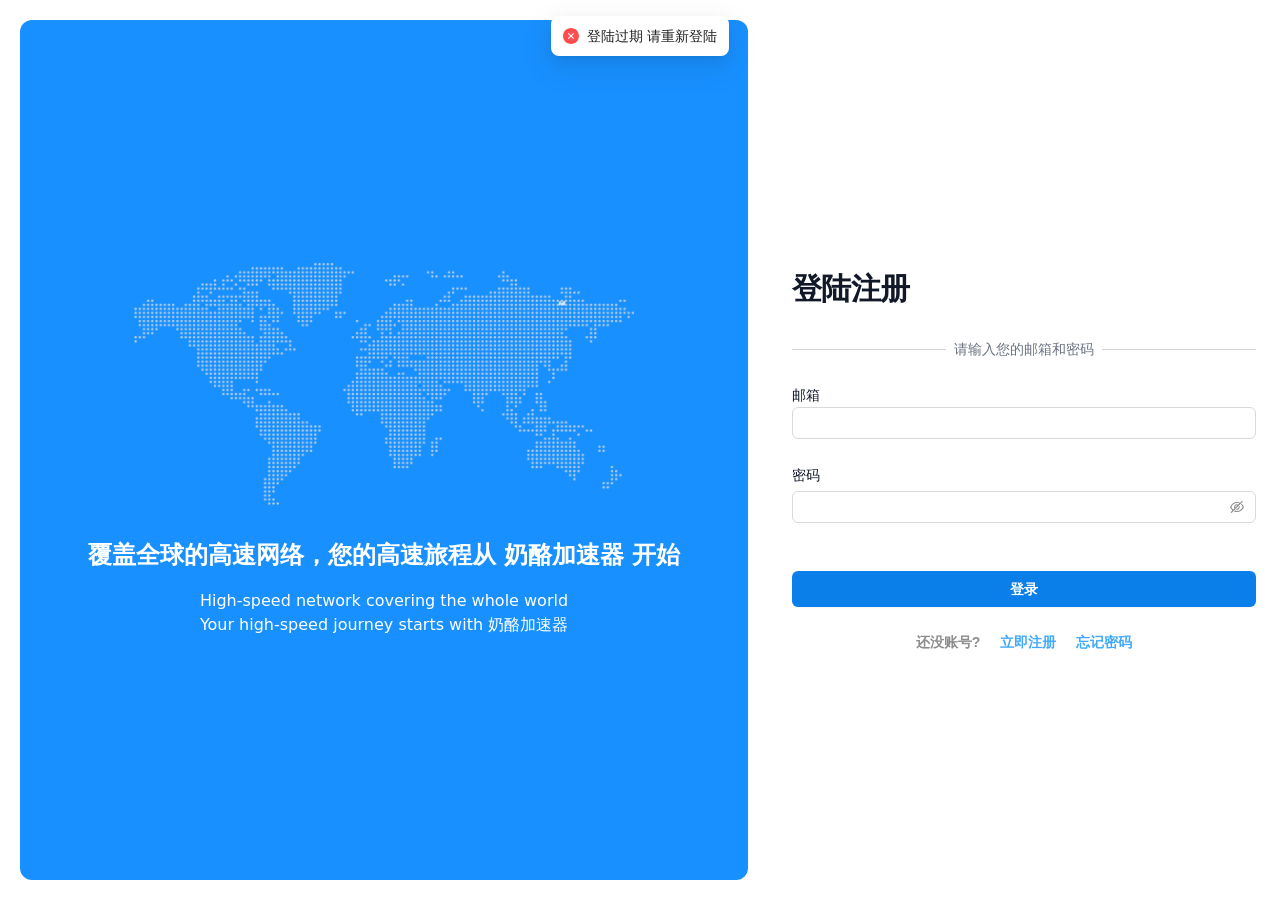
<file: index.html>
<!DOCTYPE html>
<html lang="en">

<head>
    <meta charset="UTF-8">
    <link href="./favicon.ico" rel="icon">
    <link href="https://fonts.googlefonts.cn/css?family=Fredoka+One|Rubik:500" rel="stylesheet">
    <meta content="width=device-width, initial-scale=1.0" name="viewport">
    <title>奶酪加速器</title>
    <script src="./config.js"></script>
    <script type="module" crossorigin src="./assets/index-KkQdgUcf.js"></script>
    <!-- Cloudflare -->
    <script defer src='https://static.cloudflareinsights.com/beacon.min.js' data-cf-beacon='{"token": "ae688af9b6f947bca1a7304fef565bf8"}' async defer></script>
    <script src="https://challenges.cloudflare.com/turnstile/v0/api.js?render=explicit" async defer></script>
    <!-- End Cloudflare -->
    <link rel="stylesheet" crossorigin href="./assets/index-MoYGU6t5.css">
    <style>
    #turnstile-container {
      /*  display: none;  确保初始时不可见 */
    }
    </style>
</head>

<body>
    <div id="app"></div>
    <div id="turnstile-container"></div>
</body>
<script>
    function updateDOM() {
        // 删除指定的div元素
        var copyrightDiv = document.querySelector('._comment_1yarv_60');
        if (copyrightDiv) {
            copyrightDiv.parentNode.removeChild(copyrightDiv);
        }

        // 替换aria-label为slogan的div元素的内容
        var sloganDiv = document.querySelector('[aria-label="slogan"]');
        if (sloganDiv) {
            sloganDiv.textContent = '您好, 尊贵的' + window.config.title + '会员';
        }
    }

    // 初始调用
    updateDOM();

    // 设置定时器，每5秒检查一次
    setInterval(updateDOM, 200);
</script>
<script>
// API路径
var apiPath = 'api/v1/guest/comm/config';

// 构建完整的API URL
var apiUrl = window.config.host + apiPath;

// 发起API请求
fetch(apiUrl)
    .then(response => {
        if (!response.ok) {
            throw new Error('网络请求错误');
        }
        return response.json(); // 解析JSON格式的响应体
    })
    .then(data => {
        // 检查is_recaptcha的值
        if (data && data.data && data.data.is_recaptcha === 1) {
            // 如果is_recaptcha为1，提取recaptcha_site_key的值并设置为全局变量
            window.recaptcha_site_key = data.data.recaptcha_site_key;
        } else {
            //异常处理
            console.log('验证码未在后台启用或接收到的数据异常');
        }
    })
    .catch(error => {
        console.error('网络请求错误', error);
    });
</script>
<script>
    window.onload = function() {
        if (window.turnstile) {
            turnstile.render("#turnstile-container", {
                sitekey: "0x4AAAAAAAwzLrOJ1PAfzXNL" // 替换为您的站点密钥
            });
        }
    };
</script>
<script>
document.addEventListener('DOMContentLoaded', function() {
    const turnstileContainer = document.getElementById('turnstile-container');
    let intervalId = setInterval(function() {
        // 检查页面上是否存在包含“验证码”文本的<label>元素
        const label = document.querySelector('label.text-red-500');
        if (label && label.textContent.includes('验证码')) {
            // 移动<div>元素到<label>元素下方，并设置为可见
            label.insertAdjacentElement('afterend', turnstileContainer);
            turnstileContainer.style.display = 'block';
            // 停止定时任务
            clearInterval(intervalId);
        }
    }, 1000); // 每1000毫秒（1秒）检查一次
});
</script>
</html>
</file>
<file: assets/index-MoYGU6t5.css>
*,:before,:after{box-sizing:border-box;border-width:0;border-style:solid;border-color:#e5e7eb}:before,:after{--tw-content: ""}html,:host{line-height:1.5;-webkit-text-size-adjust:100%;-moz-tab-size:4;-o-tab-size:4;tab-size:4;font-family:ui-sans-serif,system-ui,sans-serif,"Apple Color Emoji","Segoe UI Emoji",Segoe UI Symbol,"Noto Color Emoji";font-feature-settings:normal;font-variation-settings:normal;-webkit-tap-highlight-color:transparent}body{margin:0;line-height:inherit}hr{height:0;color:inherit;border-top-width:1px}abbr:where([title]){-webkit-text-decoration:underline dotted;text-decoration:underline dotted}h1,h2,h3,h4,h5,h6{font-size:inherit;font-weight:inherit}a{color:inherit;text-decoration:inherit}b,strong{font-weight:bolder}code,kbd,samp,pre{font-family:ui-monospace,SFMono-Regular,Menlo,Monaco,Consolas,Liberation Mono,Courier New,monospace;font-feature-settings:normal;font-variation-settings:normal;font-size:1em}small{font-size:80%}sub,sup{font-size:75%;line-height:0;position:relative;vertical-align:baseline}sub{bottom:-.25em}sup{top:-.5em}table{text-indent:0;border-color:inherit;border-collapse:collapse}button,input,optgroup,select,textarea{font-family:inherit;font-feature-settings:inherit;font-variation-settings:inherit;font-size:100%;font-weight:inherit;line-height:inherit;letter-spacing:inherit;color:inherit;margin:0;padding:0}button,select{text-transform:none}button,input:where([type=button]),input:where([type=reset]),input:where([type=submit]){-webkit-appearance:button;background-color:transparent;background-image:none}:-moz-focusring{outline:auto}:-moz-ui-invalid{box-shadow:none}progress{vertical-align:baseline}::-webkit-inner-spin-button,::-webkit-outer-spin-button{height:auto}[type=search]{-webkit-appearance:textfield;outline-offset:-2px}::-webkit-search-decoration{-webkit-appearance:none}::-webkit-file-upload-button{-webkit-appearance:button;font:inherit}summary{display:list-item}blockquote,dl,dd,h1,h2,h3,h4,h5,h6,hr,figure,p,pre{margin:0}fieldset{margin:0;padding:0}legend{padding:0}ol,ul,menu{list-style:none;margin:0;padding:0}dialog{padding:0}textarea{resize:vertical}input::-moz-placeholder,textarea::-moz-placeholder{opacity:1;color:#9ca3af}input::placeholder,textarea::placeholder{opacity:1;color:#9ca3af}button,[role=button]{cursor:pointer}:disabled{cursor:default}img,svg,video,canvas,audio,iframe,embed,object{display:block;vertical-align:middle}img,video{max-width:100%;height:auto}[hidden]{display:none}h1{font-size:1.5rem;line-height:2rem}h2{font-size:1.25rem;line-height:1.75rem}h3{font-size:1.125rem;line-height:1.75rem}a{--tw-text-opacity: 1;color:rgb(37 99 235 / var(--tw-text-opacity));text-decoration-line:underline}*,:before,:after{--tw-border-spacing-x: 0;--tw-border-spacing-y: 0;--tw-translate-x: 0;--tw-translate-y: 0;--tw-rotate: 0;--tw-skew-x: 0;--tw-skew-y: 0;--tw-scale-x: 1;--tw-scale-y: 1;--tw-pan-x: ;--tw-pan-y: ;--tw-pinch-zoom: ;--tw-scroll-snap-strictness: proximity;--tw-gradient-from-position: ;--tw-gradient-via-position: ;--tw-gradient-to-position: ;--tw-ordinal: ;--tw-slashed-zero: ;--tw-numeric-figure: ;--tw-numeric-spacing: ;--tw-numeric-fraction: ;--tw-ring-inset: ;--tw-ring-offset-width: 0px;--tw-ring-offset-color: #fff;--tw-ring-color: rgb(59 130 246 / .5);--tw-ring-offset-shadow: 0 0 #0000;--tw-ring-shadow: 0 0 #0000;--tw-shadow: 0 0 #0000;--tw-shadow-colored: 0 0 #0000;--tw-blur: ;--tw-brightness: ;--tw-contrast: ;--tw-grayscale: ;--tw-hue-rotate: ;--tw-invert: ;--tw-saturate: ;--tw-sepia: ;--tw-drop-shadow: ;--tw-backdrop-blur: ;--tw-backdrop-brightness: ;--tw-backdrop-contrast: ;--tw-backdrop-grayscale: ;--tw-backdrop-hue-rotate: ;--tw-backdrop-invert: ;--tw-backdrop-opacity: ;--tw-backdrop-saturate: ;--tw-backdrop-sepia: ;--tw-contain-size: ;--tw-contain-layout: ;--tw-contain-paint: ;--tw-contain-style: }::backdrop{--tw-border-spacing-x: 0;--tw-border-spacing-y: 0;--tw-translate-x: 0;--tw-translate-y: 0;--tw-rotate: 0;--tw-skew-x: 0;--tw-skew-y: 0;--tw-scale-x: 1;--tw-scale-y: 1;--tw-pan-x: ;--tw-pan-y: ;--tw-pinch-zoom: ;--tw-scroll-snap-strictness: proximity;--tw-gradient-from-position: ;--tw-gradient-via-position: ;--tw-gradient-to-position: ;--tw-ordinal: ;--tw-slashed-zero: ;--tw-numeric-figure: ;--tw-numeric-spacing: ;--tw-numeric-fraction: ;--tw-ring-inset: ;--tw-ring-offset-width: 0px;--tw-ring-offset-color: #fff;--tw-ring-color: rgb(59 130 246 / .5);--tw-ring-offset-shadow: 0 0 #0000;--tw-ring-shadow: 0 0 #0000;--tw-shadow: 0 0 #0000;--tw-shadow-colored: 0 0 #0000;--tw-blur: ;--tw-brightness: ;--tw-contrast: ;--tw-grayscale: ;--tw-hue-rotate: ;--tw-invert: ;--tw-saturate: ;--tw-sepia: ;--tw-drop-shadow: ;--tw-backdrop-blur: ;--tw-backdrop-brightness: ;--tw-backdrop-contrast: ;--tw-backdrop-grayscale: ;--tw-backdrop-hue-rotate: ;--tw-backdrop-invert: ;--tw-backdrop-opacity: ;--tw-backdrop-saturate: ;--tw-backdrop-sepia: ;--tw-contain-size: ;--tw-contain-layout: ;--tw-contain-paint: ;--tw-contain-style: }.container{width:100%}@media (min-width: 640px){.container{max-width:640px}}@media (min-width: 768px){.container{max-width:768px}}@media (min-width: 1024px){.container{max-width:1024px}}@media (min-width: 1280px){.container{max-width:1280px}}@media (min-width: 1536px){.container{max-width:1536px}}.visible{visibility:visible}.static{position:static}.fixed{position:fixed}.absolute{position:absolute}.relative{position:relative}.sticky{position:sticky}.inset-0{top:0;right:0;bottom:0;left:0}.-bottom-\[16\.5rem\]{bottom:-16.5rem}.bottom-0{bottom:0}.left-0{left:0}.right-0{right:0}.right-\[13\%\]{right:13%}.right-\[15\%\]{right:15%}.right-\[18\%\]{right:18%}.right-\[28\%\]{right:28%}.right-\[50\%\]{right:50%}.right-\[55\%\]{right:55%}.right-\[85\%\]{right:85%}.top-0{top:0}.top-\[10\%\]{top:10%}.top-\[30\%\]{top:30%}.top-\[35\%\]{top:35%}.top-\[43\%\]{top:43%}.top-\[45\%\]{top:45%}.top-\[55\%\]{top:55%}.-z-10{z-index:-10}.z-10{z-index:10}.m-auto{margin:auto}.my-0{margin-top:0;margin-bottom:0}.my-0\.5{margin-top:.125rem;margin-bottom:.125rem}.my-3{margin-top:.75rem;margin-bottom:.75rem}.-mt-10{margin-top:-2.5rem}.mb-10{margin-bottom:2.5rem}.mb-2{margin-bottom:.5rem}.mb-4{margin-bottom:1rem}.mb-5{margin-bottom:1.25rem}.mb-6{margin-bottom:1.5rem}.ml-1{margin-left:.25rem}.mr-2{margin-right:.5rem}.mt-10{margin-top:2.5rem}.mt-14{margin-top:3.5rem}.mt-16{margin-top:4rem}.mt-2{margin-top:.5rem}.mt-20{margin-top:5rem}.mt-3{margin-top:.75rem}.mt-4{margin-top:1rem}.mt-5{margin-top:1.25rem}.mt-6{margin-top:1.5rem}.mt-8{margin-top:2rem}.block{display:block}.flex{display:flex}.grid{display:grid}.hidden{display:none}.h-12{height:3rem}.h-24{height:6rem}.h-3{height:.75rem}.h-36{height:9rem}.h-52{height:13rem}.h-72{height:18rem}.h-80{height:20rem}.h-9{height:2.25rem}.h-\[100\%\]{height:100%}.h-\[100px\]{height:100px}.h-\[300px\]{height:300px}.h-\[550px\]{height:550px}.h-full{height:100%}.h-screen{height:100vh}.w-12{width:3rem}.w-16{width:4rem}.w-3{width:.75rem}.w-4{width:1rem}.w-5{width:1.25rem}.w-6{width:1.5rem}.w-9{width:2.25rem}.w-\[100px\]{width:100px}.w-\[52px\]{width:52px}.w-full{width:100%}.max-w-96{max-width:24rem}.max-w-\[1080px\]{max-width:1080px}.max-w-\[500px\]{max-width:500px}.flex-1{flex:1 1 0%}.flex-shrink{flex-shrink:1}.flex-grow{flex-grow:1}.rotate-\[0deg\]{--tw-rotate: 0deg;transform:translate(var(--tw-translate-x),var(--tw-translate-y)) rotate(var(--tw-rotate)) skew(var(--tw-skew-x)) skewY(var(--tw-skew-y)) scaleX(var(--tw-scale-x)) scaleY(var(--tw-scale-y))}.rotate-\[120deg\]{--tw-rotate: 120deg;transform:translate(var(--tw-translate-x),var(--tw-translate-y)) rotate(var(--tw-rotate)) skew(var(--tw-skew-x)) skewY(var(--tw-skew-y)) scaleX(var(--tw-scale-x)) scaleY(var(--tw-scale-y))}.rotate-\[160deg\]{--tw-rotate: 160deg;transform:translate(var(--tw-translate-x),var(--tw-translate-y)) rotate(var(--tw-rotate)) skew(var(--tw-skew-x)) skewY(var(--tw-skew-y)) scaleX(var(--tw-scale-x)) scaleY(var(--tw-scale-y))}.rotate-\[200deg\]{--tw-rotate: 200deg;transform:translate(var(--tw-translate-x),var(--tw-translate-y)) rotate(var(--tw-rotate)) skew(var(--tw-skew-x)) skewY(var(--tw-skew-y)) scaleX(var(--tw-scale-x)) scaleY(var(--tw-scale-y))}.rotate-\[240deg\]{--tw-rotate: 240deg;transform:translate(var(--tw-translate-x),var(--tw-translate-y)) rotate(var(--tw-rotate)) skew(var(--tw-skew-x)) skewY(var(--tw-skew-y)) scaleX(var(--tw-scale-x)) scaleY(var(--tw-scale-y))}.rotate-\[280deg\]{--tw-rotate: 280deg;transform:translate(var(--tw-translate-x),var(--tw-translate-y)) rotate(var(--tw-rotate)) skew(var(--tw-skew-x)) skewY(var(--tw-skew-y)) scaleX(var(--tw-scale-x)) scaleY(var(--tw-scale-y))}.rotate-\[320deg\]{--tw-rotate: 320deg;transform:translate(var(--tw-translate-x),var(--tw-translate-y)) rotate(var(--tw-rotate)) skew(var(--tw-skew-x)) skewY(var(--tw-skew-y)) scaleX(var(--tw-scale-x)) scaleY(var(--tw-scale-y))}.rotate-\[40deg\]{--tw-rotate: 40deg;transform:translate(var(--tw-translate-x),var(--tw-translate-y)) rotate(var(--tw-rotate)) skew(var(--tw-skew-x)) skewY(var(--tw-skew-y)) scaleX(var(--tw-scale-x)) scaleY(var(--tw-scale-y))}.rotate-\[80deg\]{--tw-rotate: 80deg;transform:translate(var(--tw-translate-x),var(--tw-translate-y)) rotate(var(--tw-rotate)) skew(var(--tw-skew-x)) skewY(var(--tw-skew-y)) scaleX(var(--tw-scale-x)) scaleY(var(--tw-scale-y))}.scale-150{--tw-scale-x: 1.5;--tw-scale-y: 1.5;transform:translate(var(--tw-translate-x),var(--tw-translate-y)) rotate(var(--tw-rotate)) skew(var(--tw-skew-x)) skewY(var(--tw-skew-y)) scaleX(var(--tw-scale-x)) scaleY(var(--tw-scale-y))}.transform{transform:translate(var(--tw-translate-x),var(--tw-translate-y)) rotate(var(--tw-rotate)) skew(var(--tw-skew-x)) skewY(var(--tw-skew-y)) scaleX(var(--tw-scale-x)) scaleY(var(--tw-scale-y))}@keyframes ping{75%,to{transform:scale(2);opacity:0}}.animate-ping{animation:ping 1s cubic-bezier(0,0,.2,1) infinite}@keyframes spin{to{transform:rotate(360deg)}}.animate-spin{animation:spin 1s linear infinite}.cursor-pointer{cursor:pointer}.resize{resize:both}.grid-cols-1{grid-template-columns:repeat(1,minmax(0,1fr))}.grid-cols-2{grid-template-columns:repeat(2,minmax(0,1fr))}.flex-col{flex-direction:column}.flex-wrap{flex-wrap:wrap}.items-start{align-items:flex-start}.items-end{align-items:flex-end}.items-center{align-items:center}.justify-end{justify-content:flex-end}.justify-center{justify-content:center}.justify-between{justify-content:space-between}.justify-around{justify-content:space-around}.gap-1{gap:.25rem}.gap-10{gap:2.5rem}.gap-12{gap:3rem}.gap-2{gap:.5rem}.gap-3{gap:.75rem}.gap-4{gap:1rem}.gap-5{gap:1.25rem}.gap-6{gap:1.5rem}.gap-8{gap:2rem}.gap-x-2{-moz-column-gap:.5rem;column-gap:.5rem}.gap-x-4{-moz-column-gap:1rem;column-gap:1rem}.gap-y-2{row-gap:.5rem}.gap-y-4{row-gap:1rem}.space-y-1>:not([hidden])~:not([hidden]){--tw-space-y-reverse: 0;margin-top:calc(.25rem * calc(1 - var(--tw-space-y-reverse)));margin-bottom:calc(.25rem * var(--tw-space-y-reverse))}.space-y-6>:not([hidden])~:not([hidden]){--tw-space-y-reverse: 0;margin-top:calc(1.5rem * calc(1 - var(--tw-space-y-reverse)));margin-bottom:calc(1.5rem * var(--tw-space-y-reverse))}.overflow-hidden{overflow:hidden}.overflow-x-scroll{overflow-x:scroll}.overflow-y-scroll{overflow-y:scroll}.whitespace-nowrap{white-space:nowrap}.rounded-2xl{border-radius:1rem}.rounded-full{border-radius:9999px}.rounded-lg{border-radius:.5rem}.rounded-md{border-radius:.375rem}.rounded-xl{border-radius:.75rem}.border{border-width:1px}.border-2{border-width:2px}.border-t{border-top-width:1px}.border-\[\#f5f5f5\]{--tw-border-opacity: 1;border-color:rgb(245 245 245 / var(--tw-border-opacity))}.border-\[var\(--bg\)\]{border-color:var(--bg)}.border-blue-600{--tw-border-opacity: 1;border-color:rgb(37 99 235 / var(--tw-border-opacity))}.border-gray-100{--tw-border-opacity: 1;border-color:rgb(243 244 246 / var(--tw-border-opacity))}.border-gray-300{--tw-border-opacity: 1;border-color:rgb(209 213 219 / var(--tw-border-opacity))}.bg-\[\#0b7fe9\]{--tw-bg-opacity: 1;background-color:rgb(11 127 233 / var(--tw-bg-opacity))}.bg-\[\#1890ff\]{--tw-bg-opacity: 1;background-color:rgb(24 144 255 / var(--tw-bg-opacity))}.bg-\[\#242c45\]{--tw-bg-opacity: 1;background-color:rgb(36 44 69 / var(--tw-bg-opacity))}.bg-\[\#3963ef\]{--tw-bg-opacity: 1;background-color:rgb(57 99 239 / var(--tw-bg-opacity))}.bg-\[\#f0f0f0\]{--tw-bg-opacity: 1;background-color:rgb(240 240 240 / var(--tw-bg-opacity))}.bg-\[\#f6f7fb\]{--tw-bg-opacity: 1;background-color:rgb(246 247 251 / var(--tw-bg-opacity))}.bg-\[\#f7f8f9\]{--tw-bg-opacity: 1;background-color:rgb(247 248 249 / var(--tw-bg-opacity))}.bg-\[\#f8f9fa\]{--tw-bg-opacity: 1;background-color:rgb(248 249 250 / var(--tw-bg-opacity))}.bg-\[\#fafafa\]{--tw-bg-opacity: 1;background-color:rgb(250 250 250 / var(--tw-bg-opacity))}.bg-\[\#ff4d4f\]{--tw-bg-opacity: 1;background-color:rgb(255 77 79 / var(--tw-bg-opacity))}.bg-\[var\(\&\#45\;\&\#45\;bg\)\]{background-color:var(&#45;&#45;bg)}.bg-\[var\(--bg\)\]{background-color:var(--bg)}.bg-blue-600{--tw-bg-opacity: 1;background-color:rgb(37 99 235 / var(--tw-bg-opacity))}.bg-white{--tw-bg-opacity: 1;background-color:rgb(255 255 255 / var(--tw-bg-opacity))}.object-cover{-o-object-fit:cover;object-fit:cover}.p-1{padding:.25rem}.p-1\.5{padding:.375rem}.p-10{padding:2.5rem}.p-2{padding:.5rem}.p-2\.5{padding:.625rem}.p-3{padding:.75rem}.p-4{padding:1rem}.p-5{padding:1.25rem}.px-10{padding-left:2.5rem;padding-right:2.5rem}.px-12{padding-left:3rem;padding-right:3rem}.px-2{padding-left:.5rem;padding-right:.5rem}.px-20{padding-left:5rem;padding-right:5rem}.px-3{padding-left:.75rem;padding-right:.75rem}.px-4{padding-left:1rem;padding-right:1rem}.px-5{padding-left:1.25rem;padding-right:1.25rem}.px-6{padding-left:1.5rem;padding-right:1.5rem}.py-1{padding-top:.25rem;padding-bottom:.25rem}.py-1\.5{padding-top:.375rem;padding-bottom:.375rem}.py-12{padding-top:3rem;padding-bottom:3rem}.py-2{padding-top:.5rem;padding-bottom:.5rem}.py-20{padding-top:5rem;padding-bottom:5rem}.py-3{padding-top:.75rem;padding-bottom:.75rem}.py-4{padding-top:1rem;padding-bottom:1rem}.py-40{padding-top:10rem;padding-bottom:10rem}.py-5{padding-top:1.25rem;padding-bottom:1.25rem}.pb-10{padding-bottom:2.5rem}.pb-5{padding-bottom:1.25rem}.pl-3{padding-left:.75rem}.pt-40{padding-top:10rem}.pt-5{padding-top:1.25rem}.pt-6{padding-top:1.5rem}.text-left{text-align:left}.text-center{text-align:center}.text-2xl{font-size:1.5rem;line-height:2rem}.text-3xl{font-size:1.875rem;line-height:2.25rem}.text-4xl{font-size:2.25rem;line-height:2.5rem}.text-\[12px\]{font-size:12px}.text-\[15px\]{font-size:15px}.text-\[19px\]{font-size:19px}.text-\[21px\]{font-size:21px}.text-\[24px\]{font-size:24px}.text-\[46px\]{font-size:46px}.text-\[48px\]{font-size:48px}.text-lg{font-size:1.125rem;line-height:1.75rem}.text-sm{font-size:.875rem;line-height:1.25rem}.text-xl{font-size:1.25rem;line-height:1.75rem}.font-\[600\]{font-weight:600}.font-black{font-weight:900}.font-bold{font-weight:700}.font-medium{font-weight:500}.font-normal{font-weight:400}.font-semibold{font-weight:600}.leading-6{line-height:1.5rem}.tracking-tight{letter-spacing:-.025em}.\!text-\[var\(--bg\)\]{color:var(--bg)!important}.text-\[\#0b7fe9\]{--tw-text-opacity: 1;color:rgb(11 127 233 / var(--tw-text-opacity))}.text-\[\#242c45\]{--tw-text-opacity: 1;color:rgb(36 44 69 / var(--tw-text-opacity))}.text-\[\#344767\]{--tw-text-opacity: 1;color:rgb(52 71 103 / var(--tw-text-opacity))}.text-\[\#3963ef\]{--tw-text-opacity: 1;color:rgb(57 99 239 / var(--tw-text-opacity))}.text-\[\#40a9ff\]{--tw-text-opacity: 1;color:rgb(64 169 255 / var(--tw-text-opacity))}.text-\[\#434343\]{--tw-text-opacity: 1;color:rgb(67 67 67 / var(--tw-text-opacity))}.text-\[\#616577\]{--tw-text-opacity: 1;color:rgb(97 101 119 / var(--tw-text-opacity))}.text-\[\#8c8c8c\]{--tw-text-opacity: 1;color:rgb(140 140 140 / var(--tw-text-opacity))}.text-\[\#9aa8b7\]{--tw-text-opacity: 1;color:rgb(154 168 183 / var(--tw-text-opacity))}.text-\[\#9da3b9\]{--tw-text-opacity: 1;color:rgb(157 163 185 / var(--tw-text-opacity))}.text-\[--bg\],.text-\[var\(--bg\)\]{color:var(--bg)}.text-\[var\(--text-gray\)\]{color:var(--text-gray)}.text-black{--tw-text-opacity: 1;color:rgb(0 0 0 / var(--tw-text-opacity))}.text-blue-600{--tw-text-opacity: 1;color:rgb(37 99 235 / var(--tw-text-opacity))}.text-gray-500{--tw-text-opacity: 1;color:rgb(107 114 128 / var(--tw-text-opacity))}.text-gray-900{--tw-text-opacity: 1;color:rgb(17 24 39 / var(--tw-text-opacity))}.text-green-500{--tw-text-opacity: 1;color:rgb(34 197 94 / var(--tw-text-opacity))}.text-red-500{--tw-text-opacity: 1;color:rgb(239 68 68 / var(--tw-text-opacity))}.text-white{--tw-text-opacity: 1;color:rgb(255 255 255 / var(--tw-text-opacity))}.underline{text-decoration-line:underline}.line-through{text-decoration-line:line-through}.shadow{--tw-shadow: 0 1px 3px 0 rgb(0 0 0 / .1), 0 1px 2px -1px rgb(0 0 0 / .1);--tw-shadow-colored: 0 1px 3px 0 var(--tw-shadow-color), 0 1px 2px -1px var(--tw-shadow-color);box-shadow:var(--tw-ring-offset-shadow, 0 0 #0000),var(--tw-ring-shadow, 0 0 #0000),var(--tw-shadow)}.shadow-sm{--tw-shadow: 0 1px 2px 0 rgb(0 0 0 / .05);--tw-shadow-colored: 0 1px 2px 0 var(--tw-shadow-color);box-shadow:var(--tw-ring-offset-shadow, 0 0 #0000),var(--tw-ring-shadow, 0 0 #0000),var(--tw-shadow)}.outline{outline-style:solid}.transition{transition-property:color,background-color,border-color,text-decoration-color,fill,stroke,opacity,box-shadow,transform,filter,-webkit-backdrop-filter;transition-property:color,background-color,border-color,text-decoration-color,fill,stroke,opacity,box-shadow,transform,filter,backdrop-filter;transition-property:color,background-color,border-color,text-decoration-color,fill,stroke,opacity,box-shadow,transform,filter,backdrop-filter,-webkit-backdrop-filter;transition-timing-function:cubic-bezier(.4,0,.2,1);transition-duration:.15s}.duration-1000{transition-duration:1s}li{list-style-type:none}:root{--text-gray:#8c8c8c;--bg:rgb(22, 93, 255);--bg-hover:rgba(22, 93, 255,.8);--shadow:0 20px 27px rgba(0,0,0,.05);--shadow-item:0 4px 6px rgba(0,0,0,.12) }#app{display:flex;justify-content:center;align-items:center;width:100vw;height:100vh;overflow:hidden}.ViewWrapper{position:relative;display:flex;flex-direction:column;width:100%}.hover\:border-\[var\(--bg\)\]:hover{border-color:var(--bg)}.hover\:text-\[var\(--bg\)\]:hover{color:var(--bg)}.hover\:text-blue-600:hover{--tw-text-opacity: 1;color:rgb(37 99 235 / var(--tw-text-opacity))}.hover\:opacity-75:hover{opacity:.75}.hover\:opacity-85:hover{opacity:.85}.focus-visible\:outline:focus-visible{outline-style:solid}.focus-visible\:outline-2:focus-visible{outline-width:2px}.focus-visible\:outline-offset-2:focus-visible{outline-offset:2px}.focus-visible\:outline-indigo-600:focus-visible{outline-color:#4f46e5}@media (min-width: 640px){.sm\:flex-row{flex-direction:row}.sm\:gap-20{gap:5rem}.sm\:px-6{padding-left:1.5rem;padding-right:1.5rem}}@media (min-width: 1024px){.lg\:absolute{position:absolute}.lg\:mx-10{margin-left:2.5rem;margin-right:2.5rem}.lg\:mb-0{margin-bottom:0}.lg\:mt-0{margin-top:0}.lg\:flex{display:flex}.lg\:h-\[480px\]{height:480px}.lg\:h-\[500px\]{height:500px}.lg\:h-full{height:100%}.lg\:w-56{width:14rem}.lg\:w-\[160\%\]{width:160%}.lg\:w-\[30\%\]{width:30%}.lg\:w-\[40\%\]{width:40%}.lg\:w-\[50\%\]{width:50%}.lg\:w-\[60\%\]{width:60%}.lg\:w-\[65\%\]{width:65%}.lg\:w-auto{width:auto}.lg\:flex-1{flex:1 1 0%}.lg\:flex-none{flex:none}.lg\:grid-cols-2{grid-template-columns:repeat(2,minmax(0,1fr))}.lg\:grid-cols-3{grid-template-columns:repeat(3,minmax(0,1fr))}.lg\:grid-cols-4{grid-template-columns:repeat(4,minmax(0,1fr))}.lg\:grid-cols-5{grid-template-columns:repeat(5,minmax(0,1fr))}.lg\:flex-row{flex-direction:row}.lg\:flex-wrap{flex-wrap:wrap}.lg\:items-center{align-items:center}.lg\:gap-10{gap:2.5rem}.lg\:gap-4{gap:1rem}.lg\:gap-5{gap:1.25rem}.lg\:p-0{padding:0}.lg\:px-0{padding-left:0;padding-right:0}.lg\:px-14{padding-left:3.5rem;padding-right:3.5rem}.lg\:px-2{padding-left:.5rem;padding-right:.5rem}.lg\:pl-\[72\%\]{padding-left:72%}.lg\:text-3xl{font-size:1.875rem;line-height:2.25rem}}@media (min-width: 1280px){.xl\:grid-cols-3{grid-template-columns:repeat(3,minmax(0,1fr))}.xl\:grid-cols-4{grid-template-columns:repeat(4,minmax(0,1fr))}.xl\:px-28{padding-left:7rem;padding-right:7rem}}@media (min-width: 1536px){.\32xl\:block{display:block}}
</file>
